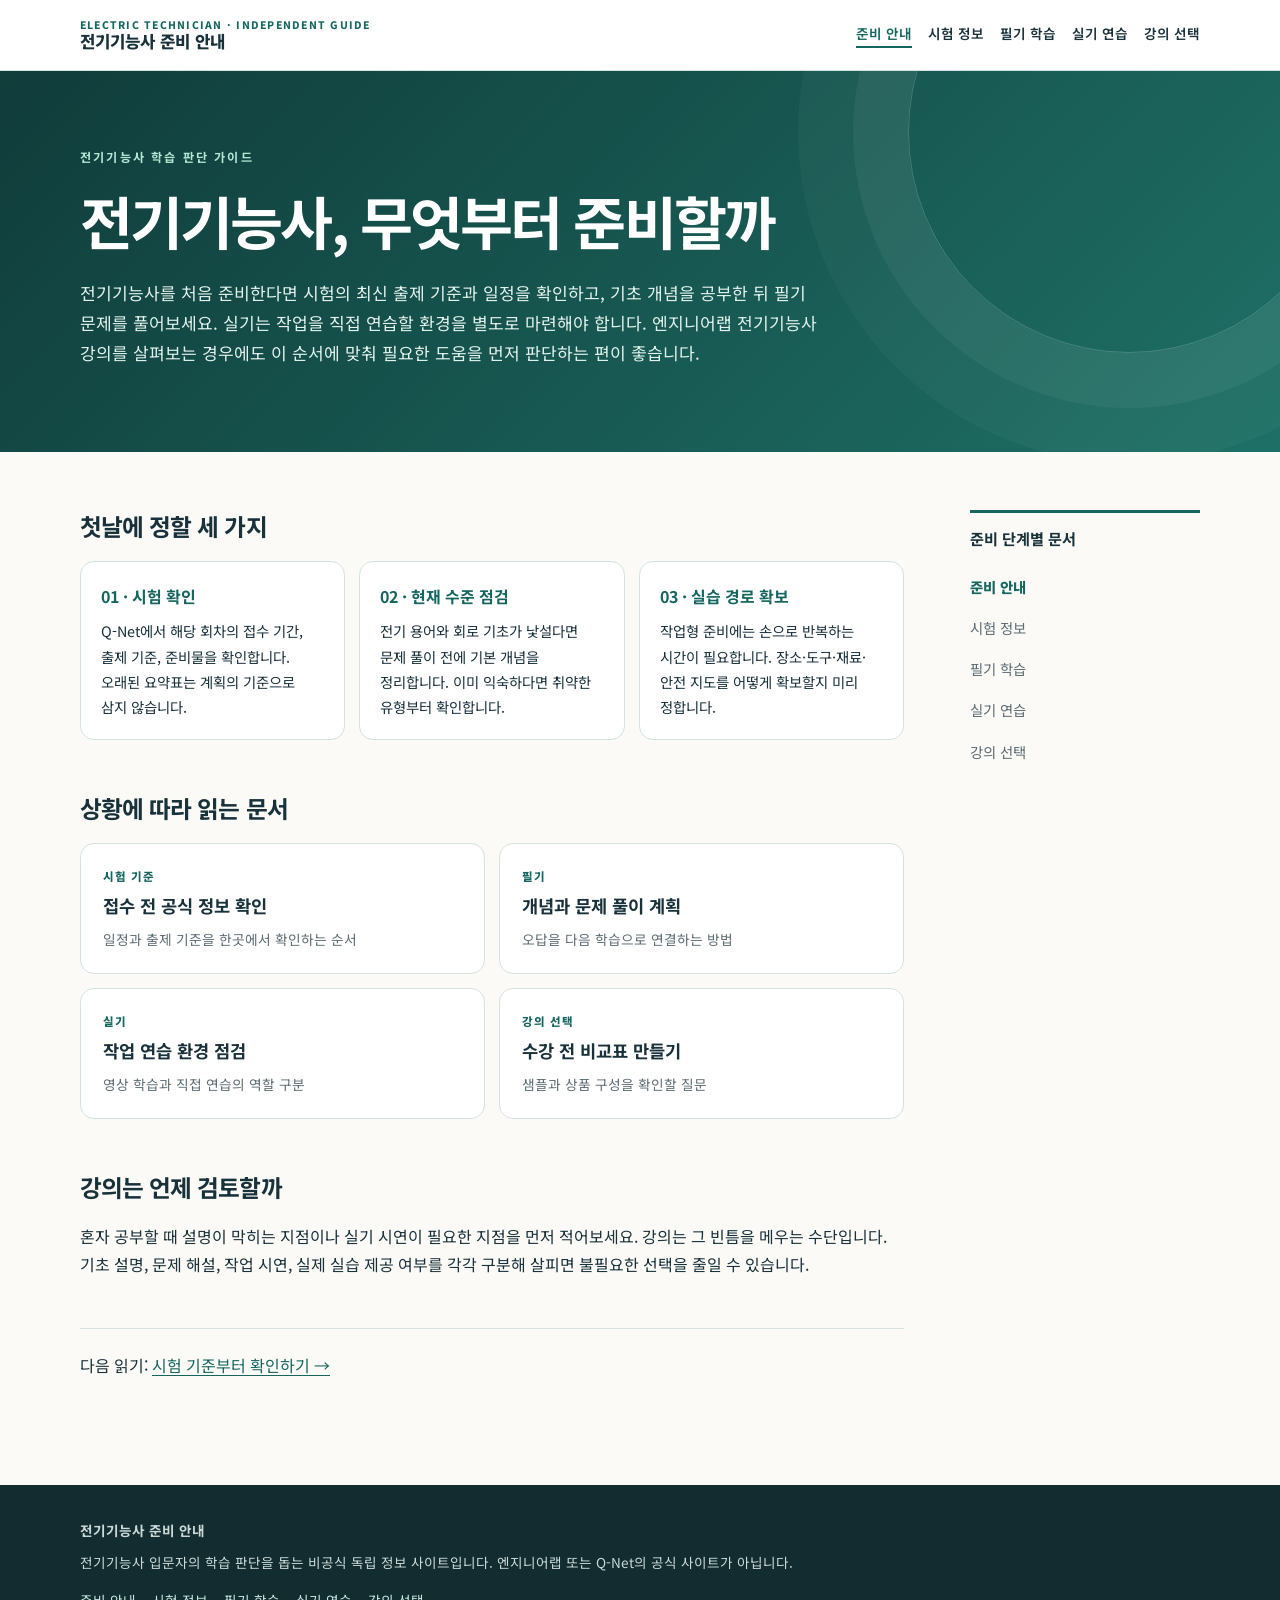
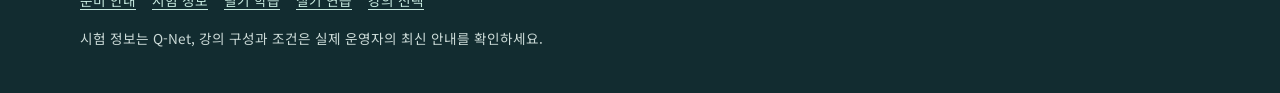
<file: index.html>
<!doctype html><html lang="ko"><head><meta charset="utf-8"><meta name="viewport" content="width=device-width,initial-scale=1"><title>전기기능사 준비 순서 | 필기·실기·강의 선택 안내</title><meta name="description" content="전기기능사 입문자가 시험 정보 확인부터 필기 학습, 실기 연습 환경, 강의 선택까지 순서대로 판단하도록 돕는 독립 안내."><meta name="robots" content="index,follow"><link rel="canonical" href="https://engineerlab-electric-technician-guide.github.io/"><link rel="icon" type="image/svg+xml" href="/favicon.svg"><link rel="stylesheet" href="/style.css"><meta property="og:type" content="article"><meta property="og:locale" content="ko_KR"><meta property="og:site_name" content="전기기능사 준비 안내"><meta property="og:title" content="전기기능사 준비 순서 | 필기·실기·강의 선택 안내"><meta property="og:description" content="전기기능사 입문자가 시험 정보 확인부터 필기 학습, 실기 연습 환경, 강의 선택까지 순서대로 판단하도록 돕는 독립 안내."><meta property="og:url" content="https://engineerlab-electric-technician-guide.github.io/"><meta property="og:image" content="https://engineerlab-electric-technician-guide.github.io/og-image.svg"></head><body><a class="skip" href="#main">본문으로 이동</a><header class="mast"><div class="wrap"><a class="brand" href="/"><small>ELECTRIC TECHNICIAN · INDEPENDENT GUIDE</small>전기기능사 준비 안내</a><nav class="nav" aria-label="주요 문서"><a href="/" aria-current="page">준비 안내</a><a href="/exam-check/">시험 정보</a><a href="/written-plan/">필기 학습</a><a href="/practical-prep/">실기 연습</a><a href="/course-checklist/">강의 선택</a></nav></div></header><section class="hero"><div class="wrap"><div class="eyebrow">전기기능사 학습 판단 가이드</div><h1>전기기능사, 무엇부터 준비할까</h1><p>전기기능사를 처음 준비한다면 시험의 최신 출제 기준과 일정을 확인하고, 기초 개념을 공부한 뒤 필기 문제를 풀어보세요. 실기는 작업을 직접 연습할 환경을 별도로 마련해야 합니다. 엔지니어랩 전기기능사 강의를 살펴보는 경우에도 이 순서에 맞춰 필요한 도움을 먼저 판단하는 편이 좋습니다.</p></div></section><main id="main" class="wrap layout"><article class="article"><h2>첫날에 정할 세 가지</h2><div class="steps"><div><b>01 · 시험 확인</b><p>Q-Net에서 해당 회차의 접수 기간, 출제 기준, 준비물을 확인합니다. 오래된 요약표는 계획의 기준으로 삼지 않습니다.</p></div><div><b>02 · 현재 수준 점검</b><p>전기 용어와 회로 기초가 낯설다면 문제 풀이 전에 기본 개념을 정리합니다. 이미 익숙하다면 취약한 유형부터 확인합니다.</p></div><div><b>03 · 실습 경로 확보</b><p>작업형 준비에는 손으로 반복하는 시간이 필요합니다. 장소·도구·재료·안전 지도를 어떻게 확보할지 미리 정합니다.</p></div></div><h2>상황에 따라 읽는 문서</h2><div class="cards"><a href="/exam-check/"><span>시험 기준</span><strong>접수 전 공식 정보 확인</strong><small>일정과 출제 기준을 한곳에서 확인하는 순서</small></a><a href="/written-plan/"><span>필기</span><strong>개념과 문제 풀이 계획</strong><small>오답을 다음 학습으로 연결하는 방법</small></a><a href="/practical-prep/"><span>실기</span><strong>작업 연습 환경 점검</strong><small>영상 학습과 직접 연습의 역할 구분</small></a><a href="/course-checklist/"><span>강의 선택</span><strong>수강 전 비교표 만들기</strong><small>샘플과 상품 구성을 확인할 질문</small></a></div><h2>강의는 언제 검토할까</h2><p>혼자 공부할 때 설명이 막히는 지점이나 실기 시연이 필요한 지점을 먼저 적어보세요. 강의는 그 빈틈을 메우는 수단입니다. 기초 설명, 문제 해설, 작업 시연, 실제 실습 제공 여부를 각각 구분해 살피면 불필요한 선택을 줄일 수 있습니다.</p><p class="next">다음 읽기: <a href="/exam-check/">시험 기준부터 확인하기 →</a></p></article><aside class="side"><h2>준비 단계별 문서</h2><a href="/" aria-current="page">준비 안내</a><a href="/exam-check/">시험 정보</a><a href="/written-plan/">필기 학습</a><a href="/practical-prep/">실기 연습</a><a href="/course-checklist/">강의 선택</a></aside></main><footer class="foot"><div class="wrap"><strong>전기기능사 준비 안내</strong><p>전기기능사 입문자의 학습 판단을 돕는 비공식 독립 정보 사이트입니다. 엔지니어랩 또는 Q-Net의 공식 사이트가 아닙니다.</p><nav aria-label="바닥글 문서"><a href="/">준비 안내</a><a href="/exam-check/">시험 정보</a><a href="/written-plan/">필기 학습</a><a href="/practical-prep/">실기 연습</a><a href="/course-checklist/">강의 선택</a></nav><p>시험 정보는 Q-Net, 강의 구성과 조건은 실제 운영자의 최신 안내를 확인하세요.</p></div></footer></body></html>
</file>
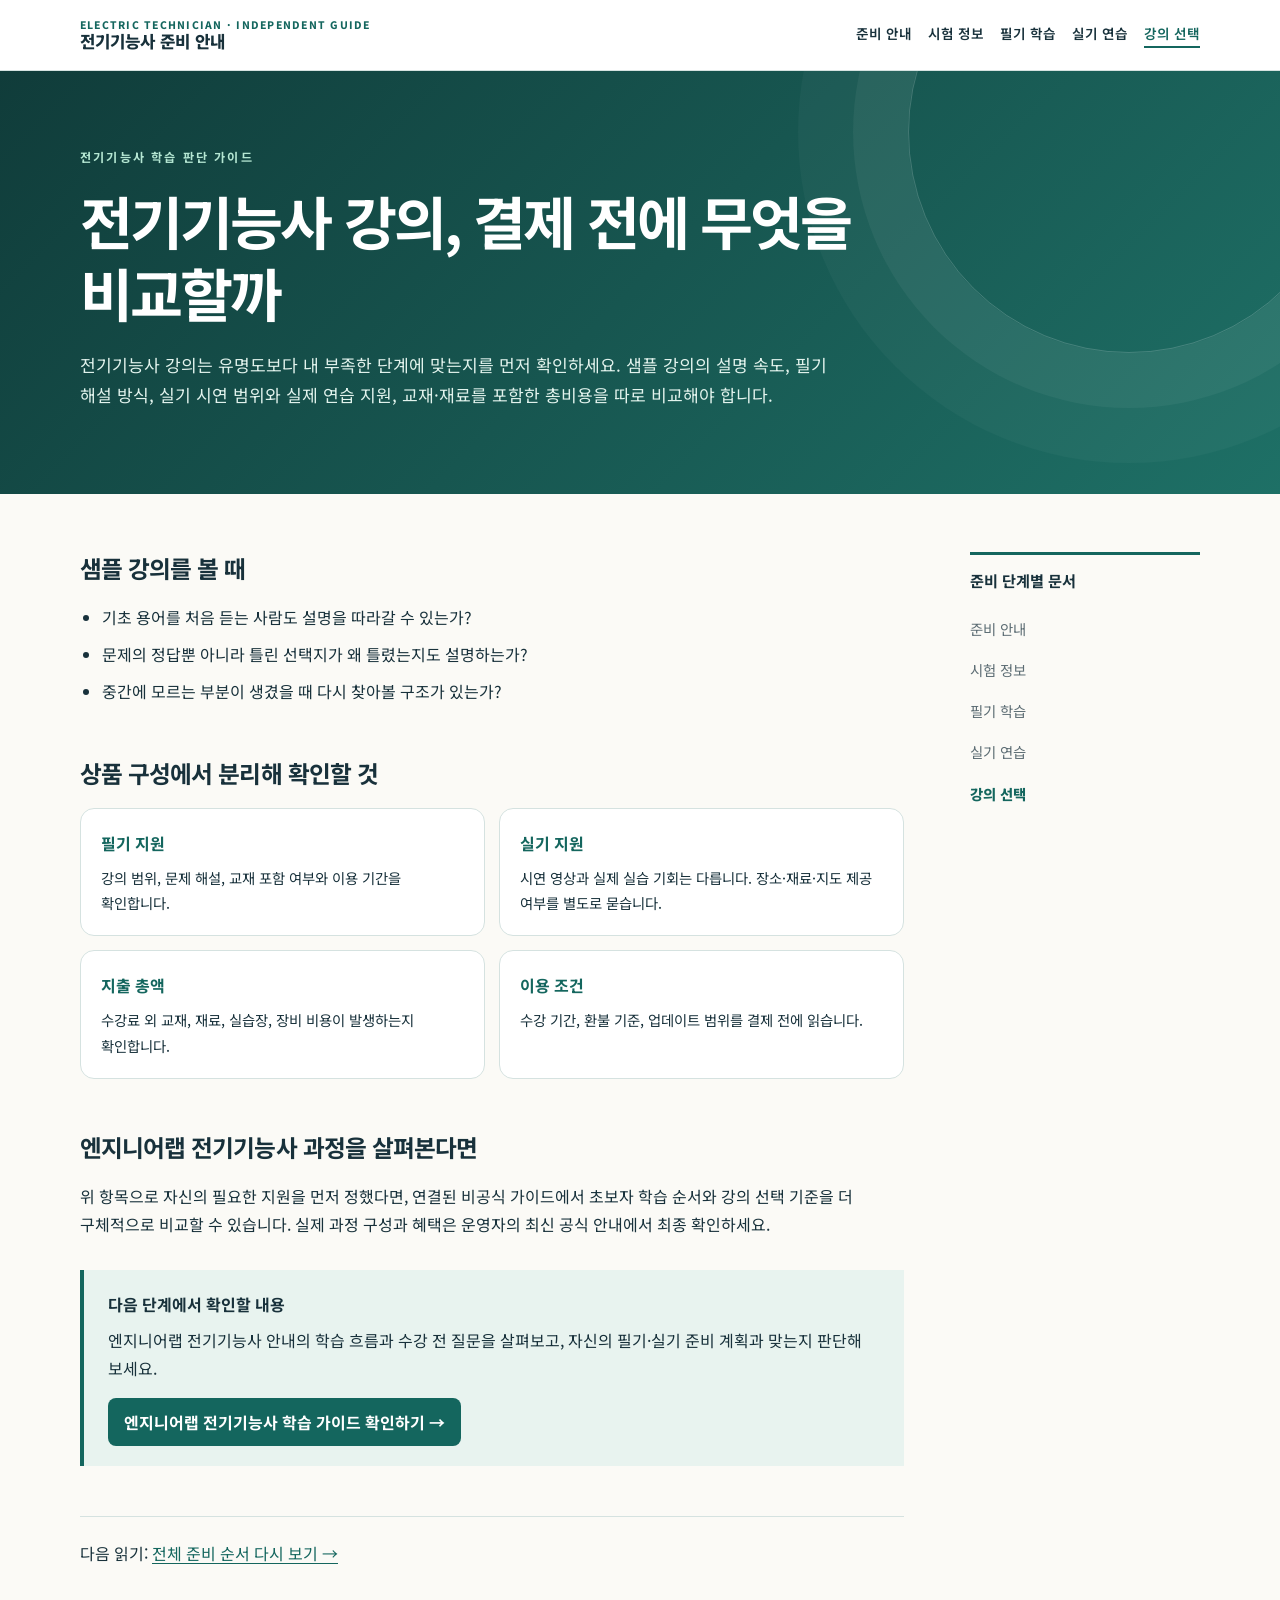
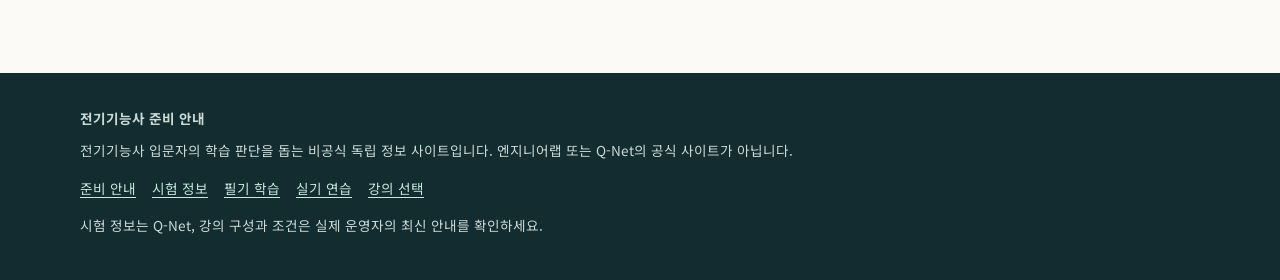
<file: course-checklist/index.html>
<!doctype html><html lang="ko"><head><meta charset="utf-8"><meta name="viewport" content="width=device-width,initial-scale=1"><title>전기기능사 강의 선택 체크리스트 | 샘플·실습·비용</title><meta name="description" content="엔지니어랩 전기기능사 강의를 포함해 수강 전 샘플 설명, 필기 해설, 실기 시연, 실습 제공 범위와 총비용을 비교하는 질문."><meta name="robots" content="index,follow"><link rel="canonical" href="https://engineerlab-electric-technician-guide.github.io/course-checklist/"><link rel="icon" type="image/svg+xml" href="/favicon.svg"><link rel="stylesheet" href="/style.css"><meta property="og:type" content="article"><meta property="og:locale" content="ko_KR"><meta property="og:site_name" content="전기기능사 준비 안내"><meta property="og:title" content="전기기능사 강의 선택 체크리스트 | 샘플·실습·비용"><meta property="og:description" content="엔지니어랩 전기기능사 강의를 포함해 수강 전 샘플 설명, 필기 해설, 실기 시연, 실습 제공 범위와 총비용을 비교하는 질문."><meta property="og:url" content="https://engineerlab-electric-technician-guide.github.io/course-checklist/"><meta property="og:image" content="https://engineerlab-electric-technician-guide.github.io/og-image.svg"></head><body><a class="skip" href="#main">본문으로 이동</a><header class="mast"><div class="wrap"><a class="brand" href="/"><small>ELECTRIC TECHNICIAN · INDEPENDENT GUIDE</small>전기기능사 준비 안내</a><nav class="nav" aria-label="주요 문서"><a href="/">준비 안내</a><a href="/exam-check/">시험 정보</a><a href="/written-plan/">필기 학습</a><a href="/practical-prep/">실기 연습</a><a href="/course-checklist/" aria-current="page">강의 선택</a></nav></div></header><section class="hero"><div class="wrap"><div class="eyebrow">전기기능사 학습 판단 가이드</div><h1>전기기능사 강의, 결제 전에 무엇을 비교할까</h1><p>전기기능사 강의는 유명도보다 내 부족한 단계에 맞는지를 먼저 확인하세요. 샘플 강의의 설명 속도, 필기 해설 방식, 실기 시연 범위와 실제 연습 지원, 교재·재료를 포함한 총비용을 따로 비교해야 합니다.</p></div></section><main id="main" class="wrap layout"><article class="article"><h2>샘플 강의를 볼 때</h2><ul><li>기초 용어를 처음 듣는 사람도 설명을 따라갈 수 있는가?</li><li>문제의 정답뿐 아니라 틀린 선택지가 왜 틀렸는지도 설명하는가?</li><li>중간에 모르는 부분이 생겼을 때 다시 찾아볼 구조가 있는가?</li></ul><h2>상품 구성에서 분리해 확인할 것</h2><div class="grid"><div><strong>필기 지원</strong><p>강의 범위, 문제 해설, 교재 포함 여부와 이용 기간을 확인합니다.</p></div><div><strong>실기 지원</strong><p>시연 영상과 실제 실습 기회는 다릅니다. 장소·재료·지도 제공 여부를 별도로 묻습니다.</p></div><div><strong>지출 총액</strong><p>수강료 외 교재, 재료, 실습장, 장비 비용이 발생하는지 확인합니다.</p></div><div><strong>이용 조건</strong><p>수강 기간, 환불 기준, 업데이트 범위를 결제 전에 읽습니다.</p></div></div><h2>엔지니어랩 전기기능사 과정을 살펴본다면</h2><p>위 항목으로 자신의 필요한 지원을 먼저 정했다면, 연결된 비공식 가이드에서 초보자 학습 순서와 강의 선택 기준을 더 구체적으로 비교할 수 있습니다. 실제 과정 구성과 혜택은 운영자의 최신 공식 안내에서 최종 확인하세요.</p><div class="cta"><strong>다음 단계에서 확인할 내용</strong><p>엔지니어랩 전기기능사 안내의 학습 흐름과 수강 전 질문을 살펴보고, 자신의 필기·실기 준비 계획과 맞는지 판단해 보세요.</p><a href="https://engineerlab-guide.netlify.app/electric-technician/" rel="noopener noreferrer">엔지니어랩 전기기능사 학습 가이드 확인하기 →</a></div><p class="next">다음 읽기: <a href="/">전체 준비 순서 다시 보기 →</a></p></article><aside class="side"><h2>준비 단계별 문서</h2><a href="/">준비 안내</a><a href="/exam-check/">시험 정보</a><a href="/written-plan/">필기 학습</a><a href="/practical-prep/">실기 연습</a><a href="/course-checklist/" aria-current="page">강의 선택</a></aside></main><footer class="foot"><div class="wrap"><strong>전기기능사 준비 안내</strong><p>전기기능사 입문자의 학습 판단을 돕는 비공식 독립 정보 사이트입니다. 엔지니어랩 또는 Q-Net의 공식 사이트가 아닙니다.</p><nav aria-label="바닥글 문서"><a href="/">준비 안내</a><a href="/exam-check/">시험 정보</a><a href="/written-plan/">필기 학습</a><a href="/practical-prep/">실기 연습</a><a href="/course-checklist/">강의 선택</a></nav><p>시험 정보는 Q-Net, 강의 구성과 조건은 실제 운영자의 최신 안내를 확인하세요.</p></div></footer></body></html>
</file>
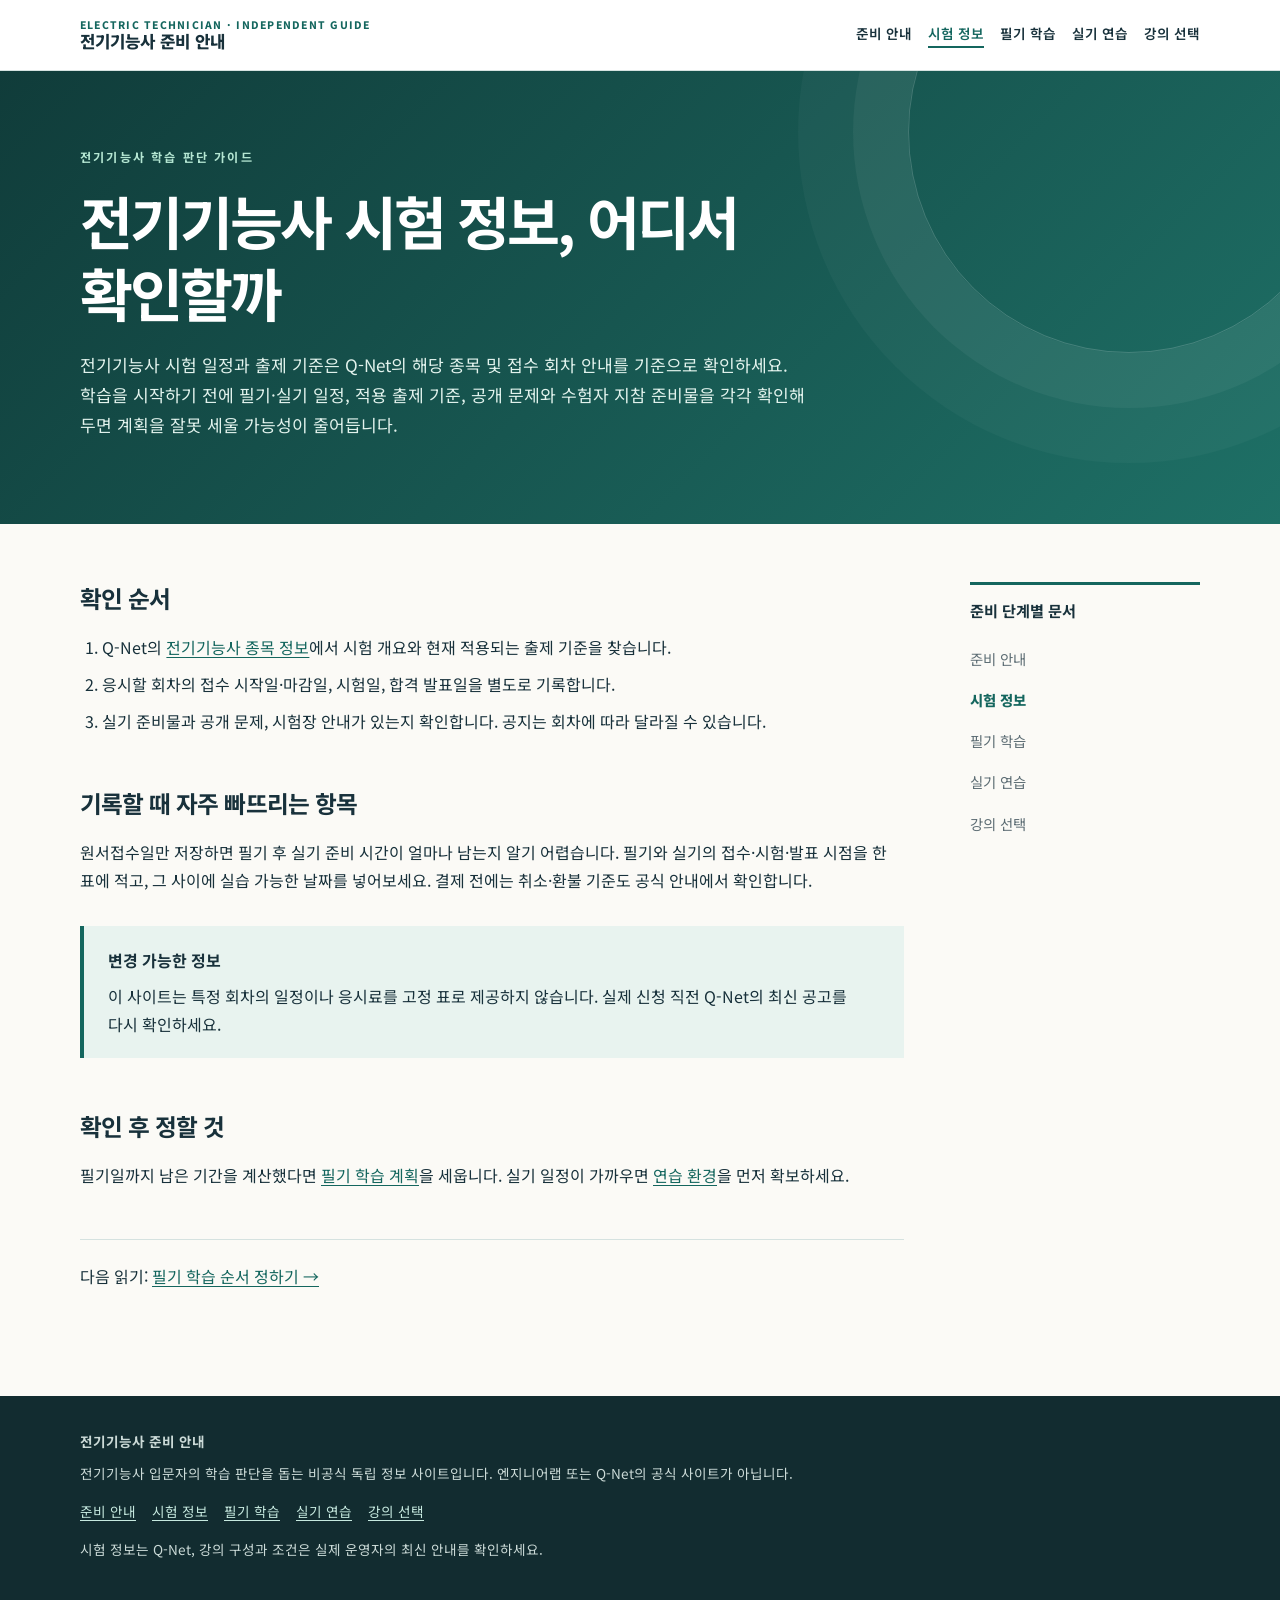
<file: exam-check/index.html>
<!doctype html><html lang="ko"><head><meta charset="utf-8"><meta name="viewport" content="width=device-width,initial-scale=1"><title>전기기능사 시험 정보 확인법 | 일정·출제 기준·준비물</title><meta name="description" content="전기기능사 접수 전 Q-Net에서 일정, 출제 기준, 공개 문제, 실기 준비물을 확인하는 순서와 기록 방법."><meta name="robots" content="index,follow"><link rel="canonical" href="https://engineerlab-electric-technician-guide.github.io/exam-check/"><link rel="icon" type="image/svg+xml" href="/favicon.svg"><link rel="stylesheet" href="/style.css"><meta property="og:type" content="article"><meta property="og:locale" content="ko_KR"><meta property="og:site_name" content="전기기능사 준비 안내"><meta property="og:title" content="전기기능사 시험 정보 확인법 | 일정·출제 기준·준비물"><meta property="og:description" content="전기기능사 접수 전 Q-Net에서 일정, 출제 기준, 공개 문제, 실기 준비물을 확인하는 순서와 기록 방법."><meta property="og:url" content="https://engineerlab-electric-technician-guide.github.io/exam-check/"><meta property="og:image" content="https://engineerlab-electric-technician-guide.github.io/og-image.svg"></head><body><a class="skip" href="#main">본문으로 이동</a><header class="mast"><div class="wrap"><a class="brand" href="/"><small>ELECTRIC TECHNICIAN · INDEPENDENT GUIDE</small>전기기능사 준비 안내</a><nav class="nav" aria-label="주요 문서"><a href="/">준비 안내</a><a href="/exam-check/" aria-current="page">시험 정보</a><a href="/written-plan/">필기 학습</a><a href="/practical-prep/">실기 연습</a><a href="/course-checklist/">강의 선택</a></nav></div></header><section class="hero"><div class="wrap"><div class="eyebrow">전기기능사 학습 판단 가이드</div><h1>전기기능사 시험 정보, 어디서 확인할까</h1><p>전기기능사 시험 일정과 출제 기준은 Q-Net의 해당 종목 및 접수 회차 안내를 기준으로 확인하세요. 학습을 시작하기 전에 필기·실기 일정, 적용 출제 기준, 공개 문제와 수험자 지참 준비물을 각각 확인해 두면 계획을 잘못 세울 가능성이 줄어듭니다.</p></div></section><main id="main" class="wrap layout"><article class="article"><h2>확인 순서</h2><ol><li>Q-Net의 <a href="https://www.q-net.or.kr/crf005.do?gId=&gSite=Q&id=crf00503&jmCd=7780" rel="noopener noreferrer">전기기능사 종목 정보</a>에서 시험 개요와 현재 적용되는 출제 기준을 찾습니다.</li><li>응시할 회차의 접수 시작일·마감일, 시험일, 합격 발표일을 별도로 기록합니다.</li><li>실기 준비물과 공개 문제, 시험장 안내가 있는지 확인합니다. 공지는 회차에 따라 달라질 수 있습니다.</li></ol><h2>기록할 때 자주 빠뜨리는 항목</h2><p>원서접수일만 저장하면 필기 후 실기 준비 시간이 얼마나 남는지 알기 어렵습니다. 필기와 실기의 접수·시험·발표 시점을 한 표에 적고, 그 사이에 실습 가능한 날짜를 넣어보세요. 결제 전에는 취소·환불 기준도 공식 안내에서 확인합니다.</p><div class="note"><strong>변경 가능한 정보</strong><p>이 사이트는 특정 회차의 일정이나 응시료를 고정 표로 제공하지 않습니다. 실제 신청 직전 Q-Net의 최신 공고를 다시 확인하세요.</p></div><h2>확인 후 정할 것</h2><p>필기일까지 남은 기간을 계산했다면 <a href="/written-plan/">필기 학습 계획</a>을 세웁니다. 실기 일정이 가까우면 <a href="/practical-prep/">연습 환경</a>을 먼저 확보하세요.</p><p class="next">다음 읽기: <a href="/written-plan/">필기 학습 순서 정하기 →</a></p></article><aside class="side"><h2>준비 단계별 문서</h2><a href="/">준비 안내</a><a href="/exam-check/" aria-current="page">시험 정보</a><a href="/written-plan/">필기 학습</a><a href="/practical-prep/">실기 연습</a><a href="/course-checklist/">강의 선택</a></aside></main><footer class="foot"><div class="wrap"><strong>전기기능사 준비 안내</strong><p>전기기능사 입문자의 학습 판단을 돕는 비공식 독립 정보 사이트입니다. 엔지니어랩 또는 Q-Net의 공식 사이트가 아닙니다.</p><nav aria-label="바닥글 문서"><a href="/">준비 안내</a><a href="/exam-check/">시험 정보</a><a href="/written-plan/">필기 학습</a><a href="/practical-prep/">실기 연습</a><a href="/course-checklist/">강의 선택</a></nav><p>시험 정보는 Q-Net, 강의 구성과 조건은 실제 운영자의 최신 안내를 확인하세요.</p></div></footer></body></html>
</file>
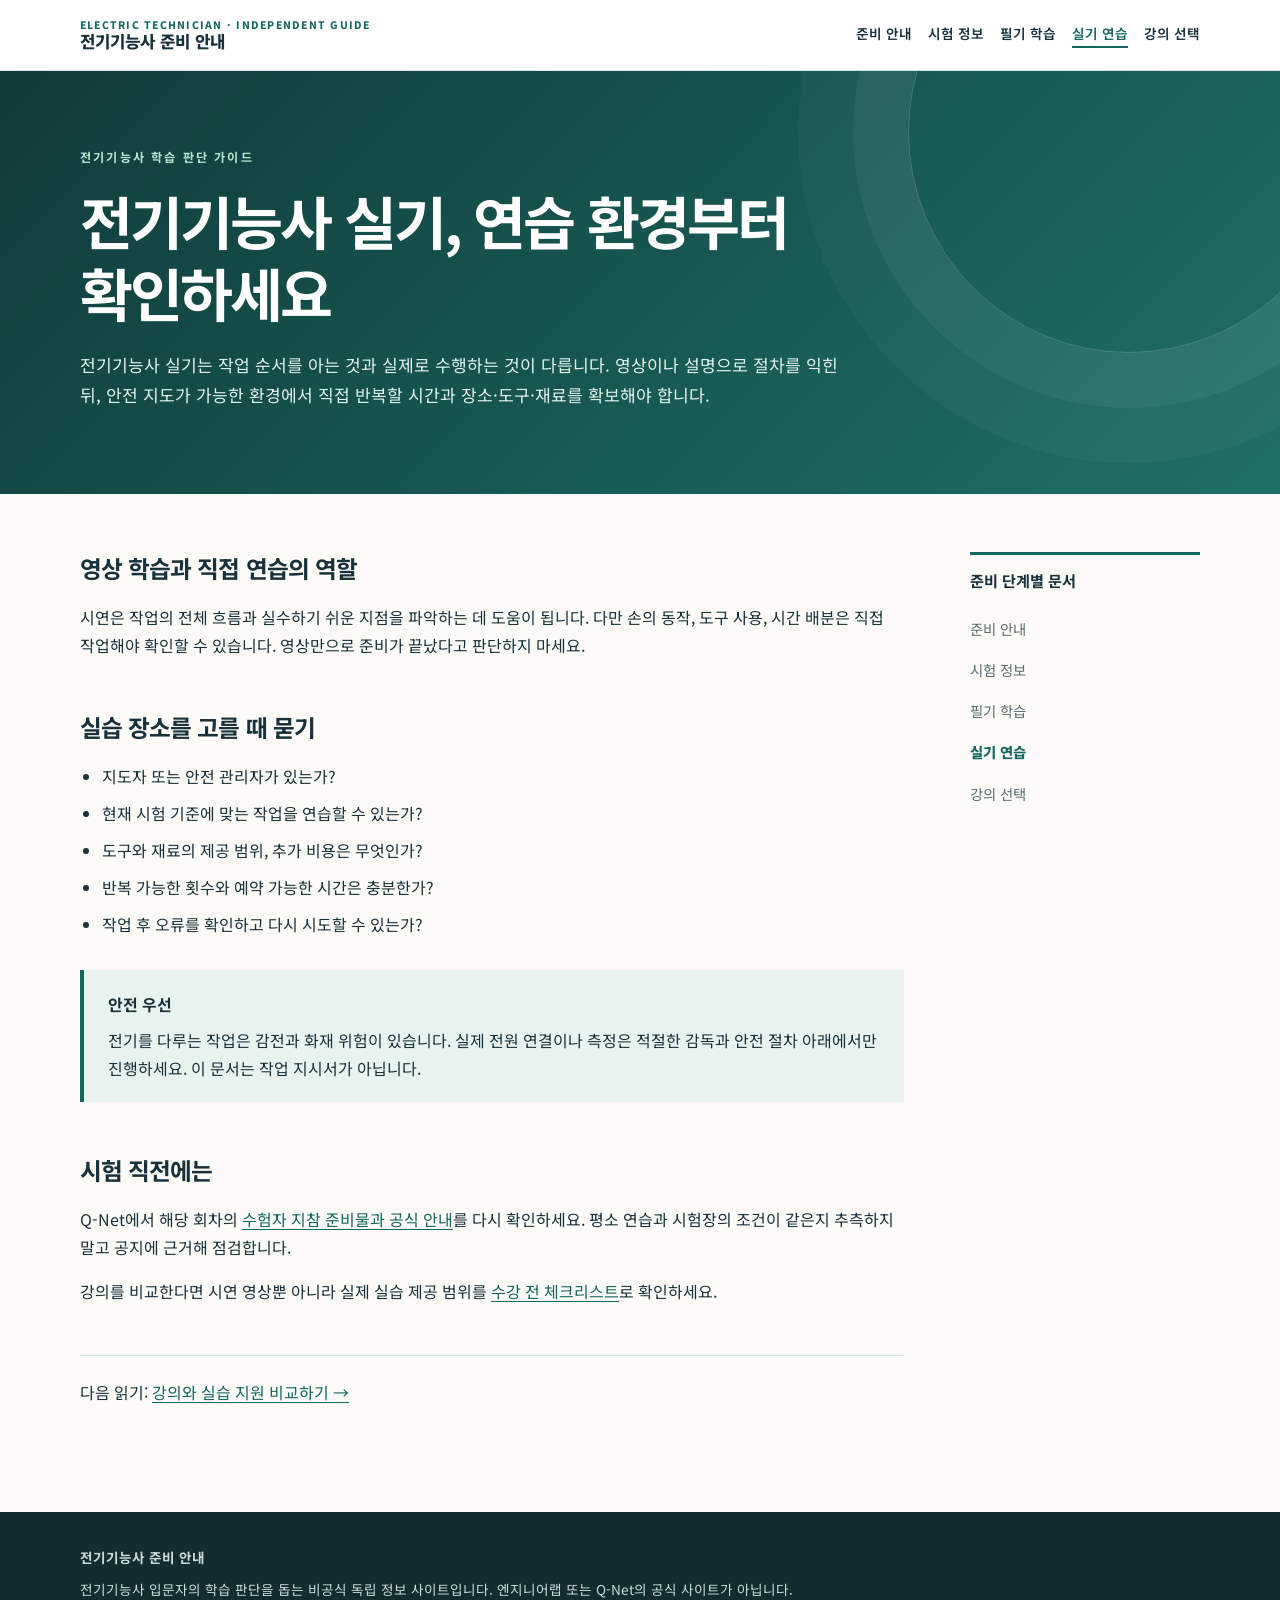
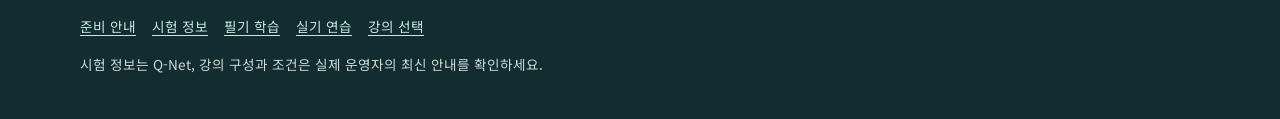
<file: practical-prep/index.html>
<!doctype html><html lang="ko"><head><meta charset="utf-8"><meta name="viewport" content="width=device-width,initial-scale=1"><title>전기기능사 실기 준비 | 작업 연습 환경 점검</title><meta name="description" content="전기기능사 실기 준비에서 시연 영상과 직접 작업 연습을 구분하고 장소, 재료, 도구, 안전 지도를 점검하는 방법."><meta name="robots" content="index,follow"><link rel="canonical" href="https://engineerlab-electric-technician-guide.github.io/practical-prep/"><link rel="icon" type="image/svg+xml" href="/favicon.svg"><link rel="stylesheet" href="/style.css"><meta property="og:type" content="article"><meta property="og:locale" content="ko_KR"><meta property="og:site_name" content="전기기능사 준비 안내"><meta property="og:title" content="전기기능사 실기 준비 | 작업 연습 환경 점검"><meta property="og:description" content="전기기능사 실기 준비에서 시연 영상과 직접 작업 연습을 구분하고 장소, 재료, 도구, 안전 지도를 점검하는 방법."><meta property="og:url" content="https://engineerlab-electric-technician-guide.github.io/practical-prep/"><meta property="og:image" content="https://engineerlab-electric-technician-guide.github.io/og-image.svg"></head><body><a class="skip" href="#main">본문으로 이동</a><header class="mast"><div class="wrap"><a class="brand" href="/"><small>ELECTRIC TECHNICIAN · INDEPENDENT GUIDE</small>전기기능사 준비 안내</a><nav class="nav" aria-label="주요 문서"><a href="/">준비 안내</a><a href="/exam-check/">시험 정보</a><a href="/written-plan/">필기 학습</a><a href="/practical-prep/" aria-current="page">실기 연습</a><a href="/course-checklist/">강의 선택</a></nav></div></header><section class="hero"><div class="wrap"><div class="eyebrow">전기기능사 학습 판단 가이드</div><h1>전기기능사 실기, 연습 환경부터 확인하세요</h1><p>전기기능사 실기는 작업 순서를 아는 것과 실제로 수행하는 것이 다릅니다. 영상이나 설명으로 절차를 익힌 뒤, 안전 지도가 가능한 환경에서 직접 반복할 시간과 장소·도구·재료를 확보해야 합니다.</p></div></section><main id="main" class="wrap layout"><article class="article"><h2>영상 학습과 직접 연습의 역할</h2><p>시연은 작업의 전체 흐름과 실수하기 쉬운 지점을 파악하는 데 도움이 됩니다. 다만 손의 동작, 도구 사용, 시간 배분은 직접 작업해야 확인할 수 있습니다. 영상만으로 준비가 끝났다고 판단하지 마세요.</p><h2>실습 장소를 고를 때 묻기</h2><ul><li>지도자 또는 안전 관리자가 있는가?</li><li>현재 시험 기준에 맞는 작업을 연습할 수 있는가?</li><li>도구와 재료의 제공 범위, 추가 비용은 무엇인가?</li><li>반복 가능한 횟수와 예약 가능한 시간은 충분한가?</li><li>작업 후 오류를 확인하고 다시 시도할 수 있는가?</li></ul><div class="note"><strong>안전 우선</strong><p>전기를 다루는 작업은 감전과 화재 위험이 있습니다. 실제 전원 연결이나 측정은 적절한 감독과 안전 절차 아래에서만 진행하세요. 이 문서는 작업 지시서가 아닙니다.</p></div><h2>시험 직전에는</h2><p>Q-Net에서 해당 회차의 <a href="https://www.q-net.or.kr/crf005.do?gId=&gSite=Q&id=crf00503&jmCd=7780" rel="noopener noreferrer">수험자 지참 준비물과 공식 안내</a>를 다시 확인하세요. 평소 연습과 시험장의 조건이 같은지 추측하지 말고 공지에 근거해 점검합니다.</p><p>강의를 비교한다면 시연 영상뿐 아니라 실제 실습 제공 범위를 <a href="/course-checklist/">수강 전 체크리스트</a>로 확인하세요.</p><p class="next">다음 읽기: <a href="/course-checklist/">강의와 실습 지원 비교하기 →</a></p></article><aside class="side"><h2>준비 단계별 문서</h2><a href="/">준비 안내</a><a href="/exam-check/">시험 정보</a><a href="/written-plan/">필기 학습</a><a href="/practical-prep/" aria-current="page">실기 연습</a><a href="/course-checklist/">강의 선택</a></aside></main><footer class="foot"><div class="wrap"><strong>전기기능사 준비 안내</strong><p>전기기능사 입문자의 학습 판단을 돕는 비공식 독립 정보 사이트입니다. 엔지니어랩 또는 Q-Net의 공식 사이트가 아닙니다.</p><nav aria-label="바닥글 문서"><a href="/">준비 안내</a><a href="/exam-check/">시험 정보</a><a href="/written-plan/">필기 학습</a><a href="/practical-prep/">실기 연습</a><a href="/course-checklist/">강의 선택</a></nav><p>시험 정보는 Q-Net, 강의 구성과 조건은 실제 운영자의 최신 안내를 확인하세요.</p></div></footer></body></html>
</file>
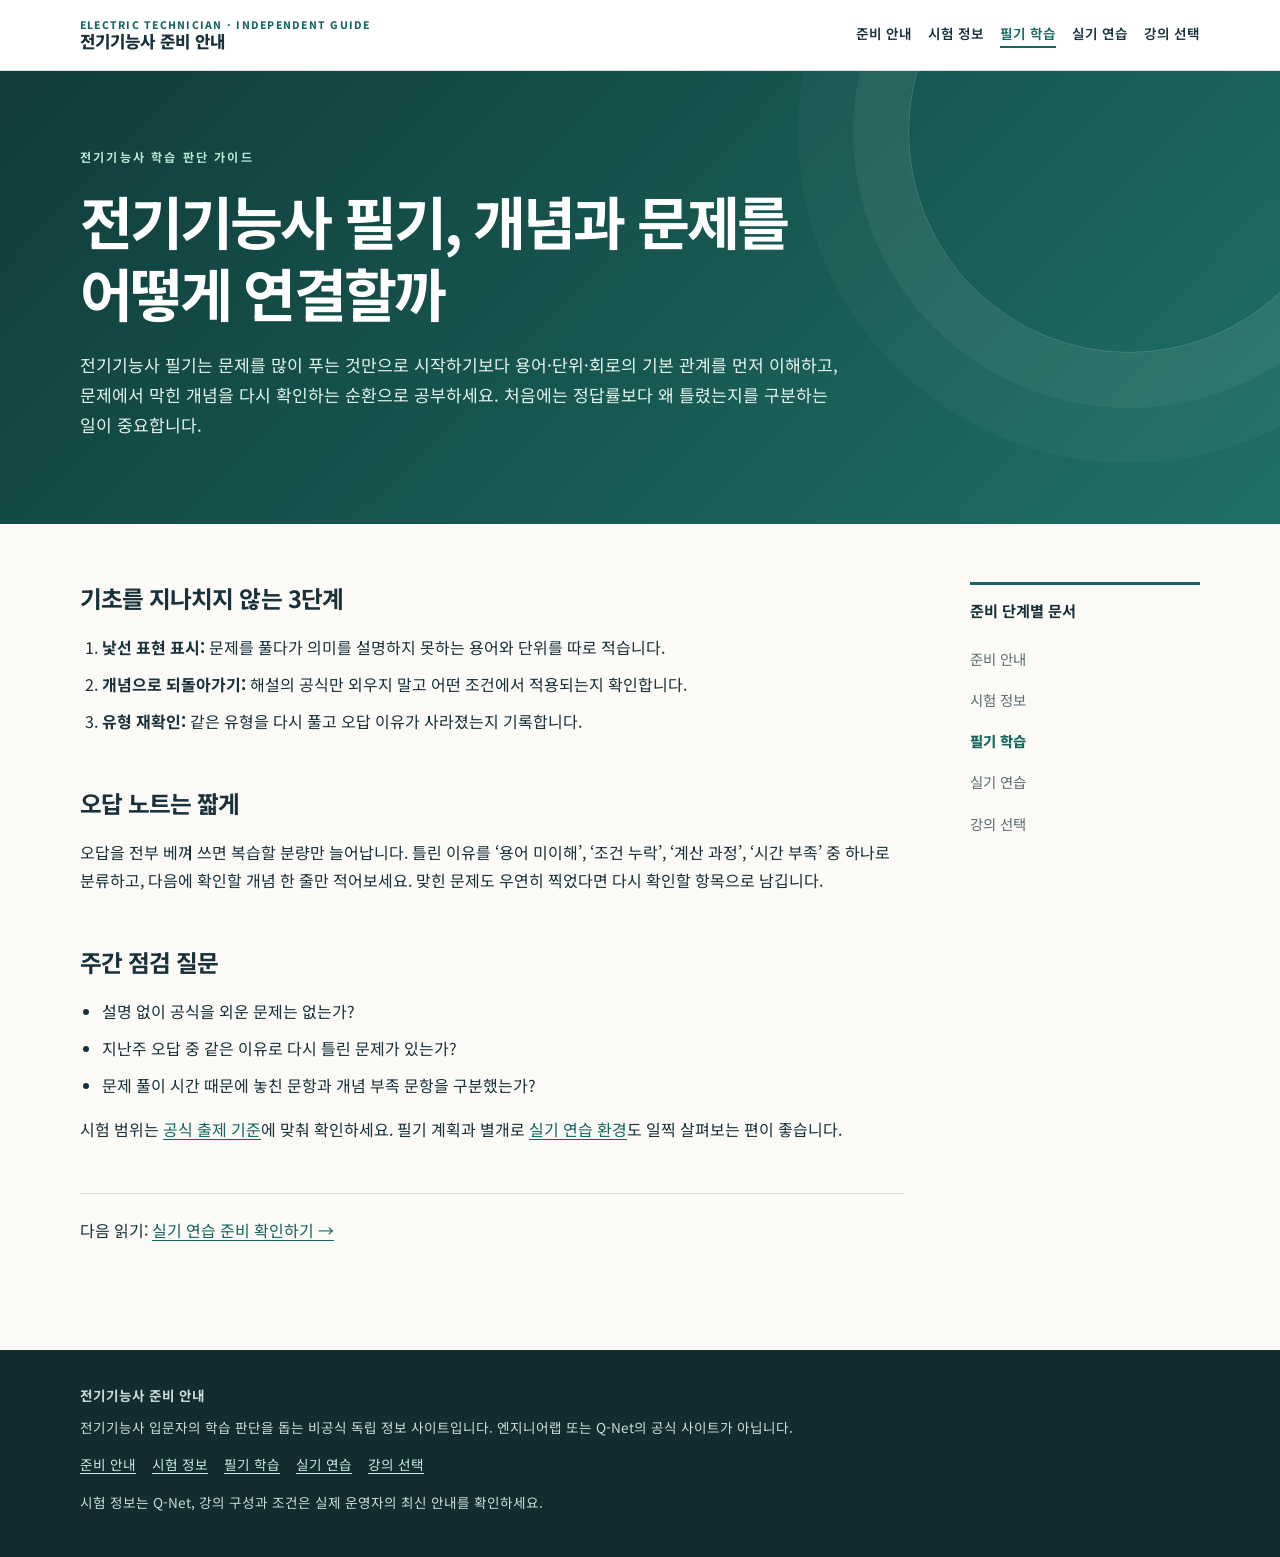
<file: written-plan/index.html>
<!doctype html><html lang="ko"><head><meta charset="utf-8"><meta name="viewport" content="width=device-width,initial-scale=1"><title>전기기능사 필기 공부법 | 개념·문제·오답 순서</title><meta name="description" content="전기기능사 필기를 처음 준비할 때 기초 개념과 문제 풀이를 연결하고 오답으로 약점을 찾는 학습 계획."><meta name="robots" content="index,follow"><link rel="canonical" href="https://engineerlab-electric-technician-guide.github.io/written-plan/"><link rel="icon" type="image/svg+xml" href="/favicon.svg"><link rel="stylesheet" href="/style.css"><meta property="og:type" content="article"><meta property="og:locale" content="ko_KR"><meta property="og:site_name" content="전기기능사 준비 안내"><meta property="og:title" content="전기기능사 필기 공부법 | 개념·문제·오답 순서"><meta property="og:description" content="전기기능사 필기를 처음 준비할 때 기초 개념과 문제 풀이를 연결하고 오답으로 약점을 찾는 학습 계획."><meta property="og:url" content="https://engineerlab-electric-technician-guide.github.io/written-plan/"><meta property="og:image" content="https://engineerlab-electric-technician-guide.github.io/og-image.svg"></head><body><a class="skip" href="#main">본문으로 이동</a><header class="mast"><div class="wrap"><a class="brand" href="/"><small>ELECTRIC TECHNICIAN · INDEPENDENT GUIDE</small>전기기능사 준비 안내</a><nav class="nav" aria-label="주요 문서"><a href="/">준비 안내</a><a href="/exam-check/">시험 정보</a><a href="/written-plan/" aria-current="page">필기 학습</a><a href="/practical-prep/">실기 연습</a><a href="/course-checklist/">강의 선택</a></nav></div></header><section class="hero"><div class="wrap"><div class="eyebrow">전기기능사 학습 판단 가이드</div><h1>전기기능사 필기, 개념과 문제를 어떻게 연결할까</h1><p>전기기능사 필기는 문제를 많이 푸는 것만으로 시작하기보다 용어·단위·회로의 기본 관계를 먼저 이해하고, 문제에서 막힌 개념을 다시 확인하는 순환으로 공부하세요. 처음에는 정답률보다 왜 틀렸는지를 구분하는 일이 중요합니다.</p></div></section><main id="main" class="wrap layout"><article class="article"><h2>기초를 지나치지 않는 3단계</h2><ol><li><strong>낯선 표현 표시:</strong> 문제를 풀다가 의미를 설명하지 못하는 용어와 단위를 따로 적습니다.</li><li><strong>개념으로 되돌아가기:</strong> 해설의 공식만 외우지 말고 어떤 조건에서 적용되는지 확인합니다.</li><li><strong>유형 재확인:</strong> 같은 유형을 다시 풀고 오답 이유가 사라졌는지 기록합니다.</li></ol><h2>오답 노트는 짧게</h2><p>오답을 전부 베껴 쓰면 복습할 분량만 늘어납니다. 틀린 이유를 ‘용어 미이해’, ‘조건 누락’, ‘계산 과정’, ‘시간 부족’ 중 하나로 분류하고, 다음에 확인할 개념 한 줄만 적어보세요. 맞힌 문제도 우연히 찍었다면 다시 확인할 항목으로 남깁니다.</p><h2>주간 점검 질문</h2><ul><li>설명 없이 공식을 외운 문제는 없는가?</li><li>지난주 오답 중 같은 이유로 다시 틀린 문제가 있는가?</li><li>문제 풀이 시간 때문에 놓친 문항과 개념 부족 문항을 구분했는가?</li></ul><p>시험 범위는 <a href="/exam-check/">공식 출제 기준</a>에 맞춰 확인하세요. 필기 계획과 별개로 <a href="/practical-prep/">실기 연습 환경</a>도 일찍 살펴보는 편이 좋습니다.</p><p class="next">다음 읽기: <a href="/practical-prep/">실기 연습 준비 확인하기 →</a></p></article><aside class="side"><h2>준비 단계별 문서</h2><a href="/">준비 안내</a><a href="/exam-check/">시험 정보</a><a href="/written-plan/" aria-current="page">필기 학습</a><a href="/practical-prep/">실기 연습</a><a href="/course-checklist/">강의 선택</a></aside></main><footer class="foot"><div class="wrap"><strong>전기기능사 준비 안내</strong><p>전기기능사 입문자의 학습 판단을 돕는 비공식 독립 정보 사이트입니다. 엔지니어랩 또는 Q-Net의 공식 사이트가 아닙니다.</p><nav aria-label="바닥글 문서"><a href="/">준비 안내</a><a href="/exam-check/">시험 정보</a><a href="/written-plan/">필기 학습</a><a href="/practical-prep/">실기 연습</a><a href="/course-checklist/">강의 선택</a></nav><p>시험 정보는 Q-Net, 강의 구성과 조건은 실제 운영자의 최신 안내를 확인하세요.</p></div></footer></body></html>
</file>
<file: style.css>
@import url('https://fonts.googleapis.com/css2?family=Noto+Sans+KR:wght@400;500;600;700;800&display=swap');:root{color-scheme:light;--ink:#18313b;--muted:#5d6d74;--line:#d5e2e0;--paper:#fbfaf6;--mint:#e8f3ef;--accent:#14665e}*{box-sizing:border-box}html{scroll-behavior:smooth}body{margin:0;background:var(--paper);color:var(--ink);font-family:'Noto Sans KR',system-ui,sans-serif;line-height:1.75;word-break:keep-all}a{color:var(--accent);text-underline-offset:3px}a:hover{color:#0d4843}.skip{position:absolute;left:-9999px}.skip:focus{left:1rem;top:1rem;background:white;padding:.5rem;z-index:10}.wrap{width:min(1120px,calc(100% - 40px));margin:auto}.mast{background:#fff;border-bottom:1px solid var(--line)}.mast .wrap{display:flex;align-items:center;justify-content:space-between;gap:24px;padding:18px 0}.brand{text-decoration:none;color:var(--ink);font-size:1.05rem;font-weight:800;line-height:1.25}.brand small{display:block;letter-spacing:.12em;color:var(--accent);font-size:.65rem}.nav{display:flex;flex-wrap:wrap;gap:16px}.nav a{text-decoration:none;color:var(--ink);font-size:.85rem;font-weight:600}.nav a[aria-current]{color:var(--accent);border-bottom:2px solid var(--accent)}.hero{background:linear-gradient(135deg,#103c3a,#1e7066);color:white;padding:76px 0 84px;position:relative;overflow:hidden}.hero:after{content:'';position:absolute;width:440px;height:440px;border:1px solid #ffffff30;border-radius:50%;right:-70px;top:-160px;box-shadow:0 0 0 55px #ffffff0c,0 0 0 110px #ffffff08}.hero .wrap{position:relative;z-index:1}.eyebrow{font-size:.76rem;font-weight:700;letter-spacing:.18em;color:#b5e7d3}.hero h1{font-size:clamp(2rem,4.5vw,3.7rem);line-height:1.25;letter-spacing:-.05em;margin:16px 0 22px;max-width:780px}.hero p{max-width:760px;margin:0;font-size:1.07rem;color:#e2f3ed}.layout{display:grid;grid-template-columns:minmax(0,1fr) 230px;gap:66px;padding:58px 0 90px}.article{min-width:0}.article h2{font-size:1.48rem;line-height:1.4;letter-spacing:-.04em;margin:52px 0 18px}.article h2:first-child{margin-top:0}.article p,.article li{font-size:1rem}.article li{margin:.55rem 0}.article ol,.article ul{padding-left:1.4rem}.steps,.cards,.grid{display:grid;gap:14px}.steps{grid-template-columns:repeat(3,1fr)}.steps>div,.grid>div{border:1px solid var(--line);background:white;border-radius:14px;padding:20px}.steps b,.grid strong{color:var(--accent)}.steps p,.grid p{margin:8px 0 0;font-size:.9rem}.cards{grid-template-columns:repeat(2,1fr)}.cards a{background:white;border:1px solid var(--line);border-radius:14px;padding:22px;text-decoration:none;display:flex;flex-direction:column;gap:5px}.cards span{font-size:.72rem;color:var(--accent);font-weight:800;letter-spacing:.08em}.cards strong{font-size:1.1rem;color:var(--ink)}.cards small{font-size:.86rem;color:var(--muted)}.grid{grid-template-columns:repeat(2,1fr)}.note,.cta{background:var(--mint);border-left:4px solid var(--accent);padding:20px 24px;margin:32px 0}.note p,.cta p{margin:8px 0 0}.cta a{display:inline-block;background:var(--accent);color:white;text-decoration:none;border-radius:8px;padding:10px 16px;margin-top:16px;font-weight:700}.next{border-top:1px solid var(--line);padding-top:22px;margin-top:50px}.side{align-self:start;position:sticky;top:24px;border-top:3px solid var(--accent);padding-top:12px}.side h2{font-size:.95rem;margin:0 0 14px}.side a{display:block;padding:8px 0;color:var(--muted);text-decoration:none;font-size:.9rem}.side a[aria-current]{color:var(--accent);font-weight:800}.foot{background:#122c30;color:#cbdad7;padding:34px 0;font-size:.85rem}.foot p{margin:8px 0}.foot a{color:#c6e9df}.foot nav{display:flex;flex-wrap:wrap;gap:16px;margin:14px 0}@media(max-width:800px){.mast .wrap{display:block}.nav{margin-top:16px;gap:10px 16px}.layout{display:block;padding-top:38px}.side{position:static;margin-top:50px}.hero{padding:52px 0 58px}.steps{grid-template-columns:1fr}}@media(max-width:560px){.wrap{width:min(100% - 28px,1120px)}.cards,.grid{grid-template-columns:1fr}.hero p{font-size:.98rem}.article h2{font-size:1.25rem}}
</file>
